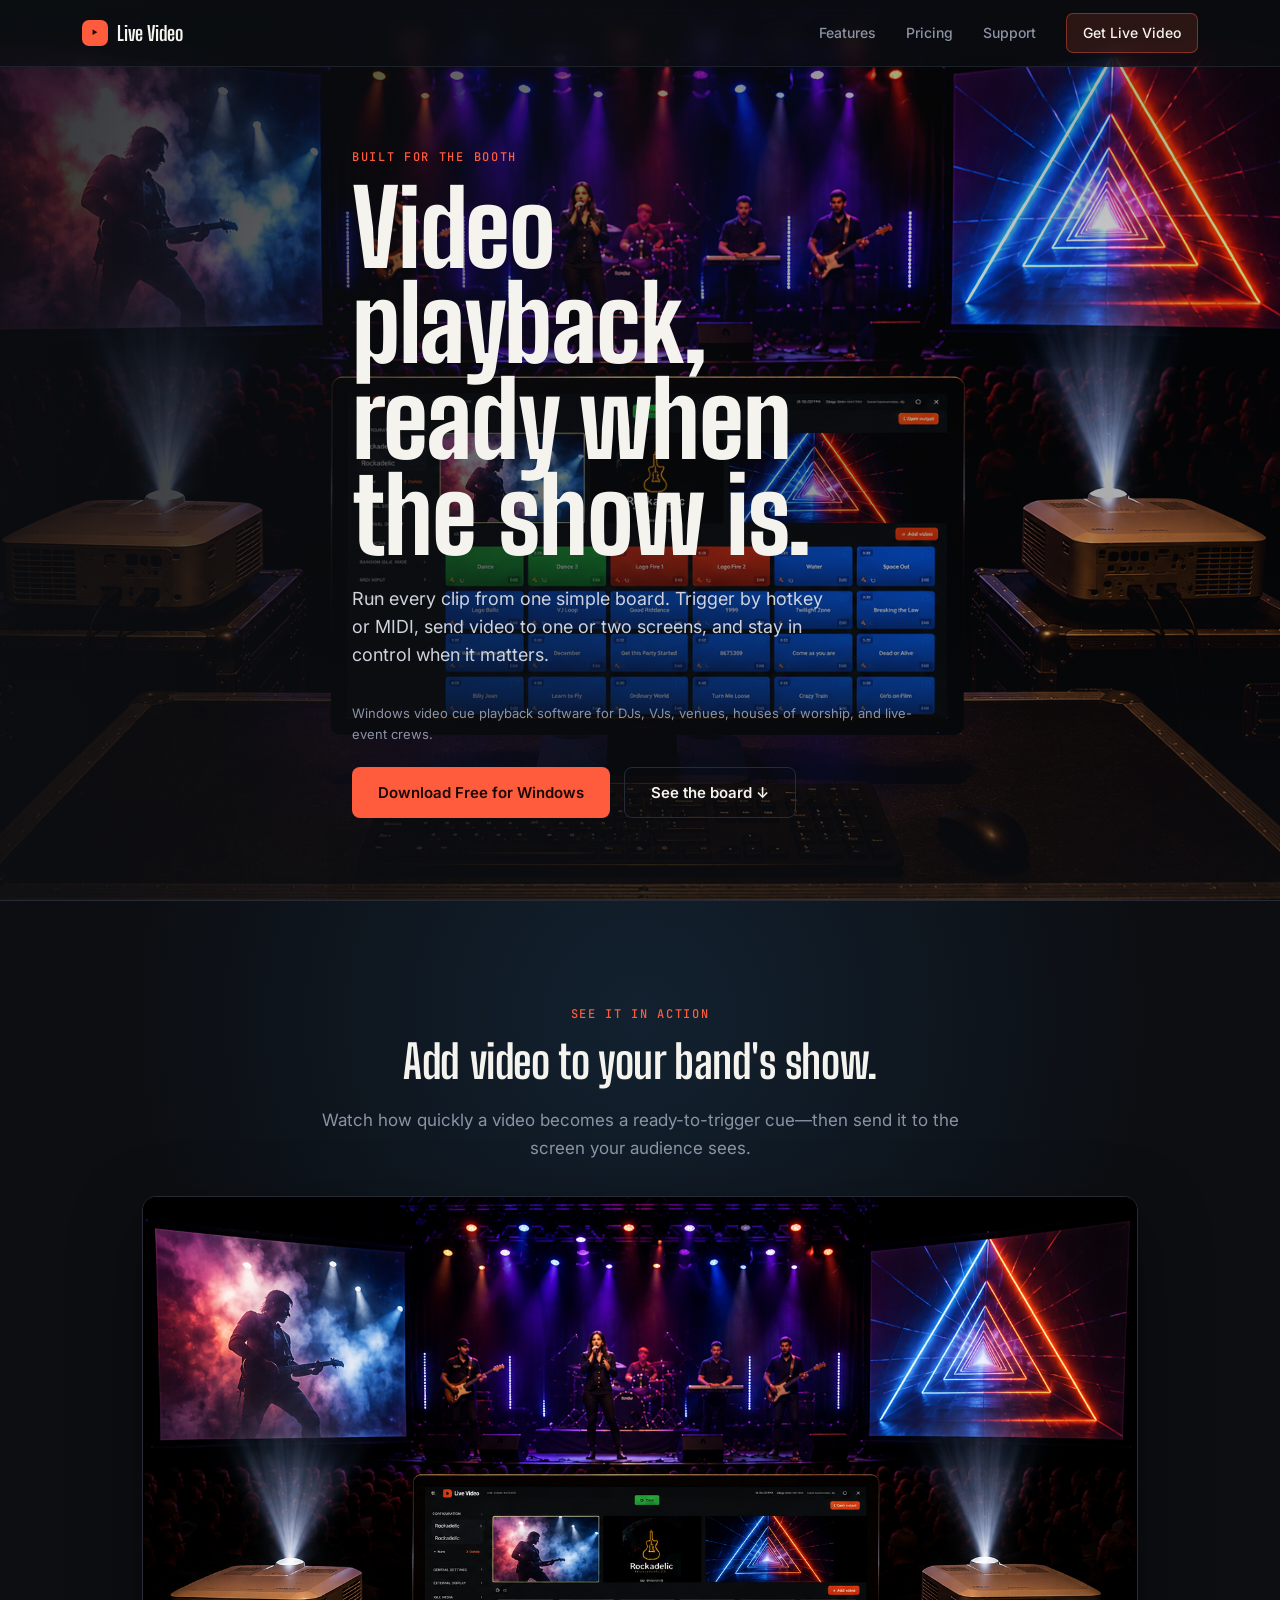
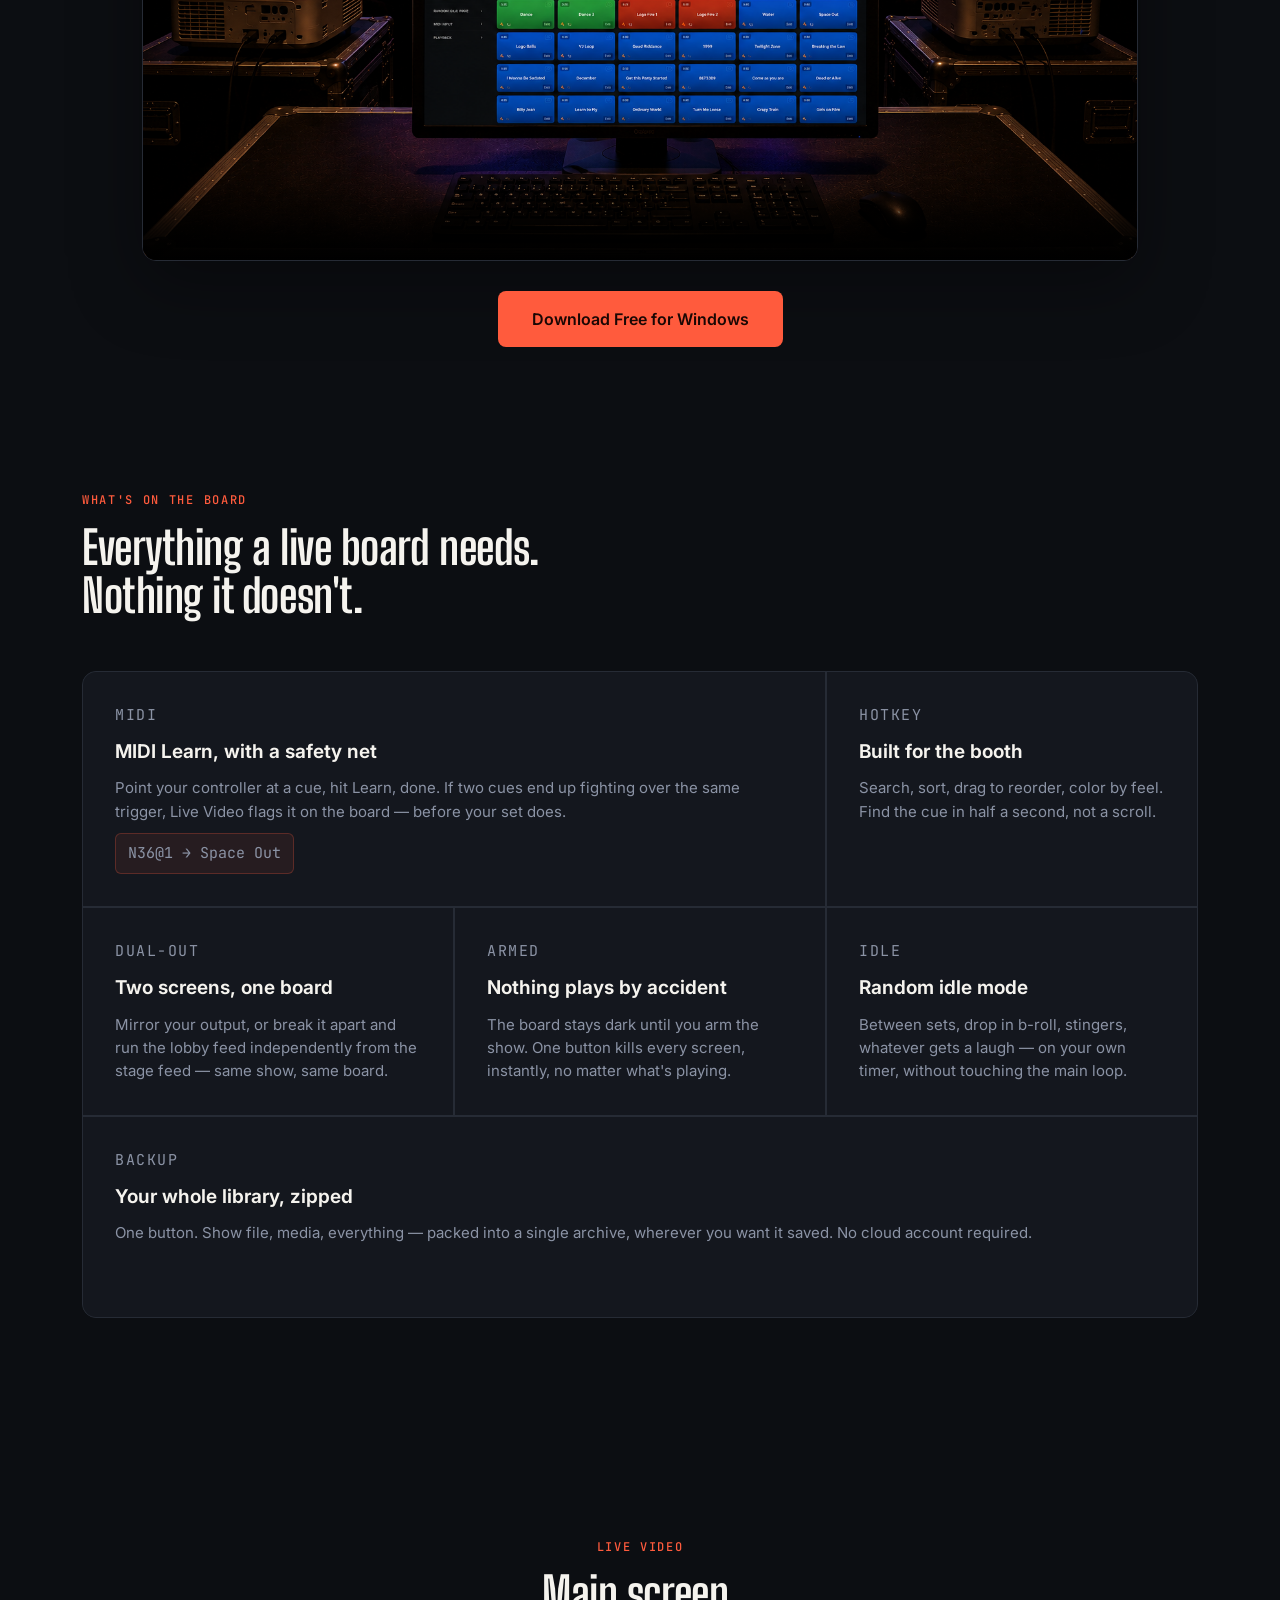
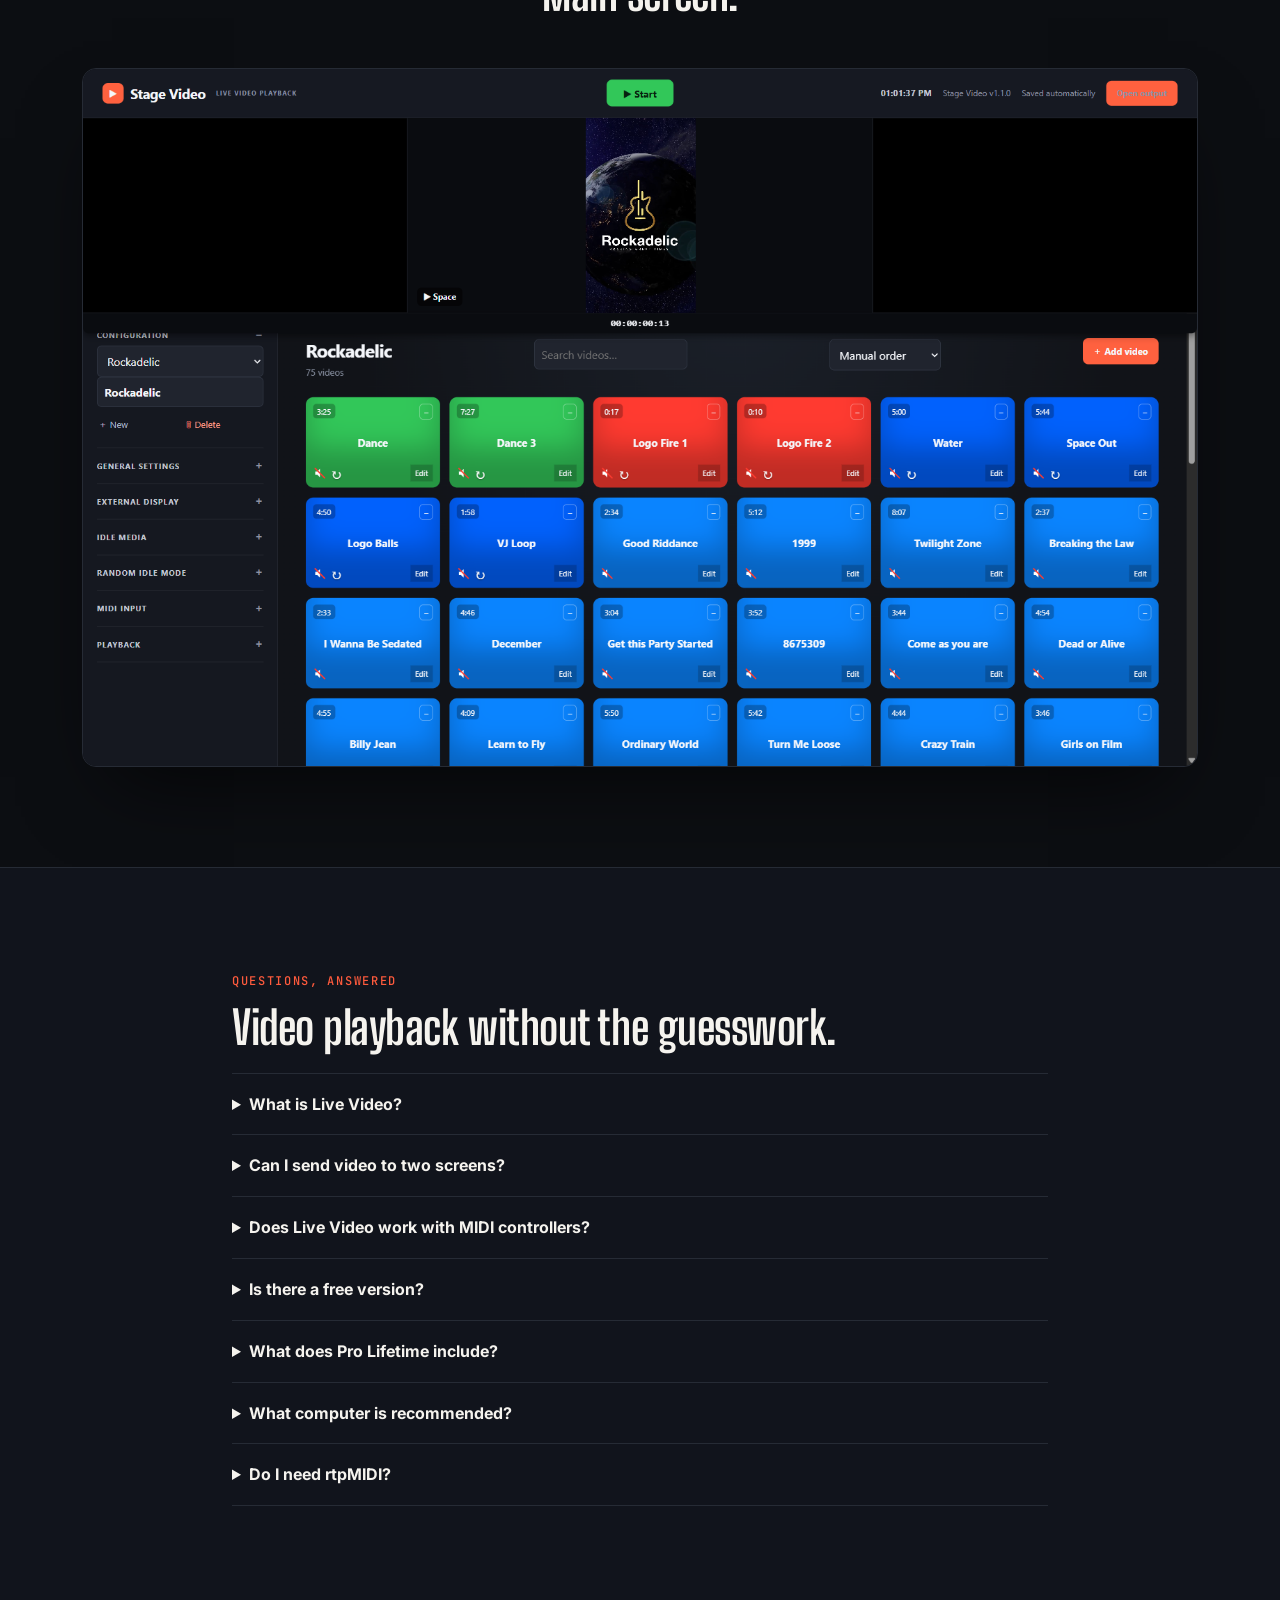
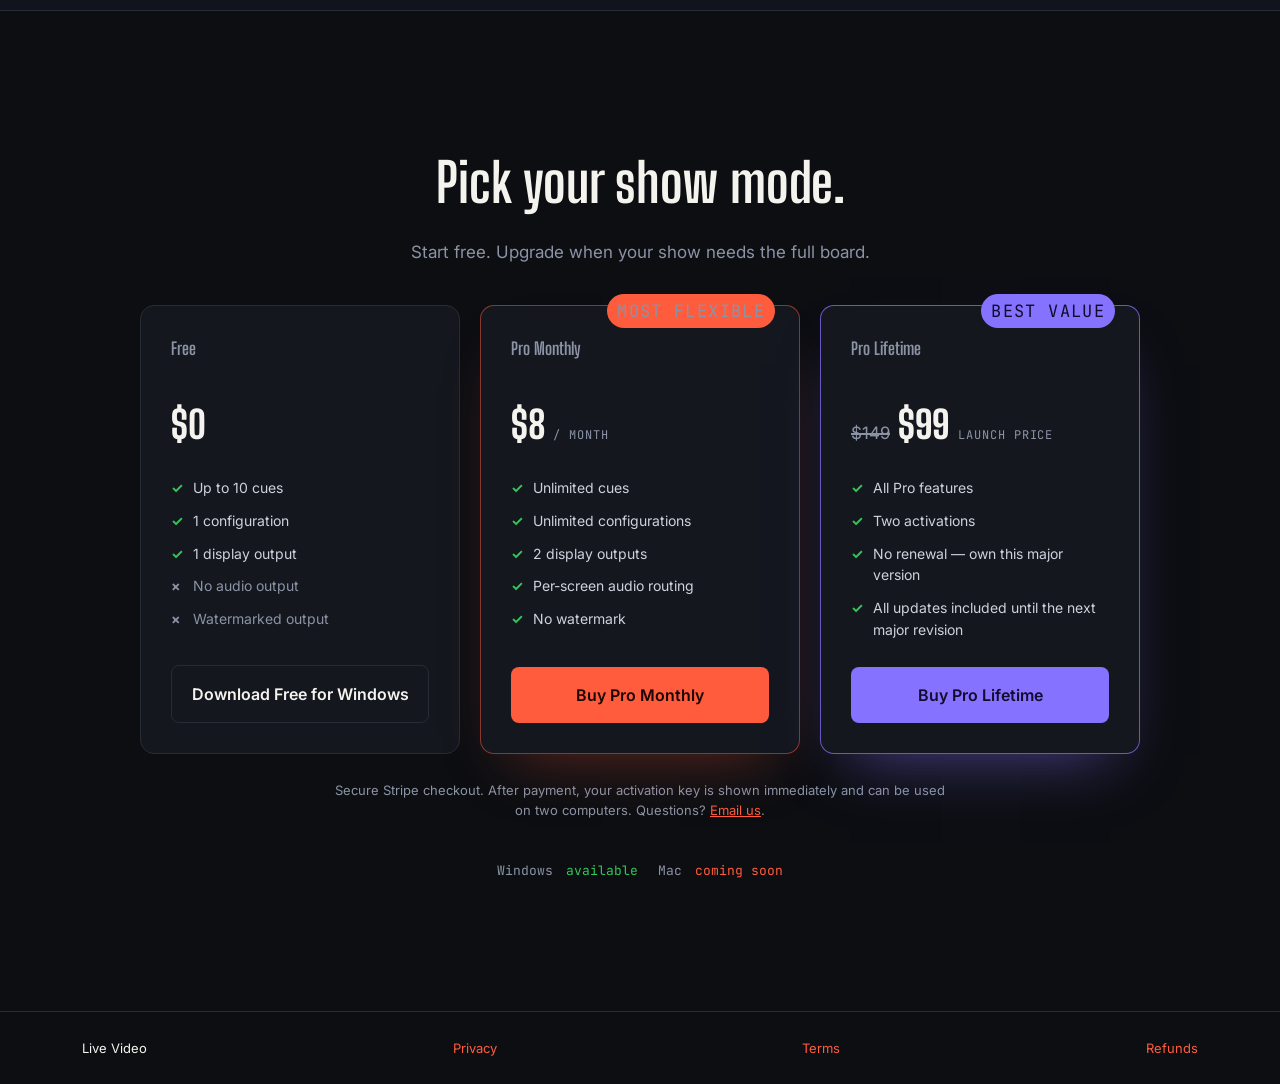
<file: index.html>
<!doctype html>
<html lang="en">
<head>
<meta charset="utf-8">
<meta name="viewport" content="width=device-width, initial-scale=1">
<title>Live Video | Video Cue Playback Software for Windows</title>
<meta name="description" content="Windows video cue playback software for live events. Trigger clips with hotkeys or MIDI, send video to two displays, and keep every cue ready.">
<link rel="canonical" href="https://livevideo.cc/">
<meta name="robots" content="index, follow">

<meta property="og:type" content="website">
<meta property="og:url" content="https://livevideo.cc/">
<meta property="og:title" content="Live Video | Video Cue Playback Software for Windows">
<meta property="og:description" content="Windows video cue playback software for live events. Trigger clips with hotkeys or MIDI, send video to two displays, and keep every cue ready.">
<meta property="og:image" content="https://livevideo.cc/screenshots/hero.png">
<meta name="twitter:card" content="summary_large_image">
<meta name="twitter:title" content="Live Video | Video Cue Playback Software for Windows">
<meta name="twitter:description" content="Windows video cue playback software for live events. Trigger clips with hotkeys or MIDI, send video to two displays, and keep every cue ready.">
<meta name="twitter:image" content="https://livevideo.cc/screenshots/hero.png">

<link rel="preconnect" href="https://fonts.googleapis.com">
<link rel="preconnect" href="https://fonts.gstatic.com" crossorigin>
<link href="https://fonts.googleapis.com/css2?family=Big+Shoulders+Display:wght@600;700;800&family=Inter:wght@400;500;600;700&family=JetBrains+Mono:wght@400;500;600&display=swap" rel="stylesheet">
<link rel="stylesheet" href="style.css">
<script type="application/ld+json">
{
  "@context": "https://schema.org",
  "@type": "SoftwareApplication",
  "name": "Live Video",
  "url": "https://livevideo.cc/",
  "applicationCategory": "MultimediaApplication",
  "operatingSystem": "Windows",
  "description": "Windows video cue playback software for live events. Trigger video clips with hotkeys or MIDI and send them to one or two displays.",
  "featureList": ["Video cue board", "MIDI triggers", "Keyboard hotkeys", "Dual-display video output", "Per-screen audio routing", "Show backup and restore"],
  "offers": [
    { "@type": "Offer", "name": "Free", "price": "0", "priceCurrency": "USD" },
    { "@type": "Offer", "name": "Pro Monthly", "price": "8", "priceCurrency": "USD" },
    { "@type": "Offer", "name": "Pro Lifetime", "price": "99", "priceCurrency": "USD" }
  ]
}
</script>
<script type="application/ld+json">
{
  "@context": "https://schema.org",
  "@type": "FAQPage",
  "mainEntity": [
    {
      "@type": "Question",
      "name": "What is Live Video?",
      "acceptedAnswer": { "@type": "Answer", "text": "Live Video is Windows video cue playback software for DJs, VJs, bands, houses of worship, venues, and event crews. Build a board of clips, then trigger them by click, keyboard hotkey, or MIDI controller." }
    },
    {
      "@type": "Question",
      "name": "Can I send video to two screens?",
      "acceptedAnswer": { "@type": "Answer", "text": "Yes. Pro can mirror one video output or run two displays independently from the same cue board. Each display can have its own audio routing." }
    },
    {
      "@type": "Question",
      "name": "Does Live Video work with MIDI controllers?",
      "acceptedAnswer": { "@type": "Answer", "text": "Yes. MIDI Learn lets you assign a controller message to a cue. Live Video also flags conflicting MIDI assignments before a show starts." }
    },
    {
      "@type": "Question",
      "name": "What computer is recommended?",
      "acceptedAnswer": { "@type": "Answer", "text": "Use a 64-bit Windows 10 or 11 desktop, laptop, or Windows tablet with at least 8 GB of RAM and 256 GB of storage. Touchscreens are supported." }
    }
  ]
}
</script>
</head>
<body>

<header class="site-header">
  <div class="wrap site-header__row">
    <a href="#top" class="brand"><span class="brand__mark">▶</span>Live Video</a>
    <nav class="site-nav">
      <a href="#features">Features</a>
      <a href="#get">Pricing</a>
      <a href="mailto:support@livevideo.cc">Support</a>
      <a href="#get" class="site-nav__cta">Get Live Video</a>
    </nav>
  </div>
</header>

<main id="top">

  <section class="hero" id="hero">
    <img class="hero__photo" src="screenshots/hero.png" alt="A Live Video board running on a laptop between two stage projectors, throwing synced footage onto screens on either side of a live band">
    <div class="hero__scrim"></div>
    <div class="wrap hero__content">
      <p class="eyebrow">BUILT FOR THE BOOTH</p>
      <h1 class="hero__title">Video playback,<br>ready when the show is.</h1>
      <p class="hero__sub">Run every clip from one simple board. Trigger by hotkey or MIDI, send video to one or two screens, and stay in control when it matters.</p>
      <p class="hero__keyword">Windows video cue playback software for DJs, VJs, venues, houses of worship, and live-event crews.</p>
      <div class="hero__actions">
        <a href="#get" class="btn btn--primary">Download Free for Windows</a>
        <a href="#proof" class="btn btn--ghost">See the board ↓</a>
      </div>
    </div>
  </section>

  <section class="tutorial" id="tutorial" aria-labelledby="tutorial-title">
    <div class="wrap tutorial__inner">
      <p class="eyebrow">SEE IT IN ACTION</p>
      <h2 id="tutorial-title" class="section-title">Add video to your band's show.</h2>
      <p class="tutorial__intro">Watch how quickly a video becomes a ready-to-trigger cue—then send it to the screen your audience sees.</p>
      <div class="tutorial__frame">
        <video controls playsinline preload="metadata" poster="screenshots/hero.png" aria-label="Live Video quick-start tutorial: add a video, save a cue, open output, and trigger it by MIDI or manually">
          <source src="media/live-video-band-setup-tutorial-30s.mp4" type="video/mp4">
          Your browser does not support this video. <a href="media/live-video-band-setup-tutorial-30s.mp4">Download the tutorial video</a>.
        </video>
      </div>
      <a href="#get" class="btn btn--primary btn--lg">Download Free for Windows</a>
    </div>
  </section>

  <section class="features" id="features">
    <div class="wrap">
      <p class="eyebrow">WHAT'S ON THE BOARD</p>
      <h2 class="section-title">Everything a live board needs.<br>Nothing it doesn't.</h2>

      <div class="feature-grid">
        <article class="feature feature--big">
          <p class="feature__tag">MIDI</p>
          <h3>MIDI Learn, with a safety net</h3>
          <p>Point your controller at a cue, hit Learn, done. If two cues end up fighting over the same trigger, Live Video flags it on the board — before your set does.</p>
          <p class="feature__code">N36@1 → Space Out</p>
        </article>

        <article class="feature">
          <p class="feature__tag">HOTKEY</p>
          <h3>Built for the booth</h3>
          <p>Search, sort, drag to reorder, color by feel. Find the cue in half a second, not a scroll.</p>
        </article>

        <article class="feature">
          <p class="feature__tag">DUAL-OUT</p>
          <h3>Two screens, one board</h3>
          <p>Mirror your output, or break it apart and run the lobby feed independently from the stage feed — same show, same board.</p>
        </article>

        <article class="feature">
          <p class="feature__tag">ARMED</p>
          <h3>Nothing plays by accident</h3>
          <p>The board stays dark until you arm the show. One button kills every screen, instantly, no matter what's playing.</p>
        </article>

        <article class="feature">
          <p class="feature__tag">IDLE</p>
          <h3>Random idle mode</h3>
          <p>Between sets, drop in b-roll, stingers, whatever gets a laugh — on your own timer, without touching the main loop.</p>
        </article>

        <article class="feature feature--wide">
          <p class="feature__tag">BACKUP</p>
          <h3>Your whole library, zipped</h3>
          <p>One button. Show file, media, everything — packed into a single archive, wherever you want it saved. No cloud account required.</p>
        </article>
      </div>
    </div>
  </section>

  <section class="proof" id="proof">
    <div class="wrap">
      <p class="eyebrow">LIVE VIDEO</p>
      <h2 class="section-title">Main screen.</h2>
      <div class="proof__frame">
        <img src="screenshots/board.png" alt="Live Video's cue board, showing a grid of color-coded video cues with a live preview above them">
      </div>
    </div>
  </section>

  <section class="faq" aria-labelledby="faq-title">
    <div class="wrap faq__inner">
      <p class="eyebrow">QUESTIONS, ANSWERED</p>
      <h2 id="faq-title" class="section-title">Video playback without the guesswork.</h2>
      <details><summary>What is Live Video?</summary><p>Live Video is Windows video cue playback software for DJs, VJs, houses of worship, venues, and event crews. Build a board of clips, then trigger them by click, keyboard hotkey, or MIDI controller.</p></details>
      <details><summary>Can I send video to two screens?</summary><p>Yes. Pro can mirror one video output or run two displays independently from the same cue board. Each display can have its own audio routing.</p></details>
      <details><summary>Does Live Video work with MIDI controllers?</summary><p>Yes. MIDI Learn lets you assign a controller message to a cue. Live Video also flags conflicting MIDI assignments before a show starts.</p></details>
      <details><summary>Is there a free version?</summary><p>Yes. Free includes up to 10 cues, one configuration, and one display output. Pro removes those limits and the output watermark.</p></details>
      <details><summary>What does Pro Lifetime include?</summary><p>Pro Lifetime includes all Pro features, two computer activations, and every update for the current major version. It does not renew monthly or yearly.</p></details>
      <details><summary>What computer is recommended?</summary><p>Use a 64-bit Windows 10 or 11 desktop, laptop, or Windows tablet with at least 8 GB of RAM and 256 GB of storage. Touchscreens are supported. A modern integrated graphics chip is recommended for smooth high-resolution or dual-screen video.</p></details>
      <details><summary>Do I need rtpMIDI?</summary><p>No. rtpMIDI is optional and only needed when you want MIDI control over a network. USB and Bluetooth MIDI controllers work without it.</p></details>
    </div>
  </section>

  <section class="cta" id="get">
    <div class="wrap cta__inner">
      <h2 class="cta__title">Pick your show mode.</h2>
      <p>Start free. Upgrade when your show needs the full board.</p>

      <div class="tiers">
        <div class="tier">
          <p class="tier__name">Free</p>
          <div class="tier__price"><span class="tier__amount">$0</span></div>
          <ul class="tier__list">
            <li>Up to 10 cues</li>
            <li>1 configuration</li>
            <li>1 display output</li>
            <li class="tier__list-neg">No audio output</li>
            <li class="tier__list-neg">Watermarked output</li>
          </ul>
          <a id="free-download" class="btn btn--ghost btn--lg" href="download.html" aria-label="Download Live Video Free for Windows">Download Free for Windows</a>
        </div>
        <div class="tier tier--paid">
          <p class="tier__badge">Most flexible</p>
          <p class="tier__name">Pro Monthly</p>
          <div class="tier__price"><span class="tier__amount">$8</span><span class="tier__term">/ month</span></div>
          <ul class="tier__list">
            <li>Unlimited cues</li>
            <li>Unlimited configurations</li>
            <li>2 display outputs</li>
            <li>Per-screen audio routing</li>
            <li>No watermark</li>
          </ul>
          <a href="https://api.livevideo.cc/v1/checkout/pro_monthly" class="btn btn--primary btn--lg">Buy Pro Monthly</a>
        </div>
        <div class="tier tier--lifetime"><p class="tier__badge">Best value</p><p class="tier__name">Pro Lifetime</p><div class="tier__price"><s class="tier__was">$149</s><span class="tier__amount">$99</span><span class="tier__term">launch price</span></div><ul class="tier__list"><li>All Pro features</li><li>Two activations</li><li>No renewal — own this major version</li><li>All updates included until the next major revision</li></ul><a href="https://api.livevideo.cc/v1/checkout/pro_lifetime" class="btn btn--lifetime btn--lg">Buy Pro Lifetime</a></div>
      </div>
      <p id="download" class="pricing-note">Secure Stripe checkout. After payment, your activation key is shown immediately and can be used on two computers. Questions? <a href="mailto:info@livevideo.cc">Email us</a>.</p>

      <div class="pricing__platforms">
        <span class="pricing__platform pricing__platform--live">Windows <em>available</em></span>
        <span class="pricing__platform pricing__platform--soon">Mac <em>coming soon</em></span>
      </div>
    </div>
  </section>

</main>

<dialog id="download-dialog" class="download-dialog">
  <form id="download-form" method="dialog">
    <button id="download-close" type="button" class="download-dialog__close" aria-label="Close download form">×</button>
    <p class="eyebrow">FREE WINDOWS DOWNLOAD</p>
    <h2>Get Live Video Free</h2>
    <p>Tell us a little about your show and your download will start right away.</p>
    <label>Name <input name="name" autocomplete="name" required></label>
    <label>Email <input name="email" type="email" autocomplete="email" required></label>
    <label>Phone <span>optional</span><input name="phone" type="tel" autocomplete="tel"></label>
    <label>How will you use Live Video?<select name="useCase"><option value="">Choose one (optional)</option><option>Band</option><option>DJ or VJ</option><option>Venue or live event</option><option>House of worship</option><option>School or community organization</option><option>Production company</option><option>Other</option></select></label>
    <label>How did you hear about us?<select name="referral"><option value="">Choose one (optional)</option><option>Google or another search engine</option><option>ChatGPT or other AI</option><option>Friend or colleague</option><option>Social media</option><option>Event or venue</option><option>Other</option></select></label>
    <label class="download-dialog__check"><input name="privacyAccepted" type="checkbox" required> I agree to the <a href="privacy.html" target="_blank">Privacy Policy</a>.</label>
    <label class="download-dialog__check"><input name="marketingConsent" type="checkbox"> Send me occasional product news and updates.</label>
    <p id="download-error" class="download-dialog__error" role="alert"></p>
    <button id="download-submit" type="submit" class="btn btn--primary btn--lg">Download Free for Windows</button>
  </form>
</dialog>

<footer class="site-footer">
  <div class="wrap site-footer__row">
    <span>Live Video</span>
    <a href="privacy.html">Privacy</a>
    <a href="terms.html">Terms</a>
    <a href="refunds.html">Refunds</a>
  </div>
</footer>

<script>
  const downloadDialog = document.getElementById('download-dialog');
  function openFreeDownload(event) {
    event?.preventDefault();
    if (!downloadDialog.open) downloadDialog.showModal();
  }
  document.getElementById('download-close').addEventListener('click', () => downloadDialog.close());
  downloadDialog.addEventListener('cancel', () => downloadDialog.close());
  downloadDialog.addEventListener('click', event => {
    if (event.target === downloadDialog) downloadDialog.close();
  });
  document.getElementById('download-form').addEventListener('submit', async event => {
    event.preventDefault();
    const form = event.currentTarget;
    const submit = document.getElementById('download-submit');
    const error = document.getElementById('download-error');
    error.textContent = '';
    submit.disabled = true;
    submit.textContent = 'Preparing download…';
    try {
      const data = Object.fromEntries(new FormData(form));
      data.privacyAccepted = form.elements.privacyAccepted.checked;
      data.marketingConsent = form.elements.marketingConsent.checked;
      const response = await fetch('https://api.livevideo.cc/v1/leads', { method: 'POST', headers: { 'content-type': 'application/json' }, body: JSON.stringify(data) });
      const result = await response.json();
      if (!response.ok || !result.downloadUrl) throw new Error(result.error || 'We could not start the download. Please try again.');
      window.location.assign(result.downloadUrl);
      downloadDialog.close();
    } catch (requestError) {
      error.textContent = requestError.message;
    } finally {
      submit.disabled = false;
      submit.textContent = 'Download Free for Windows';
    }
  });
</script>
</body>
</html>
</file>
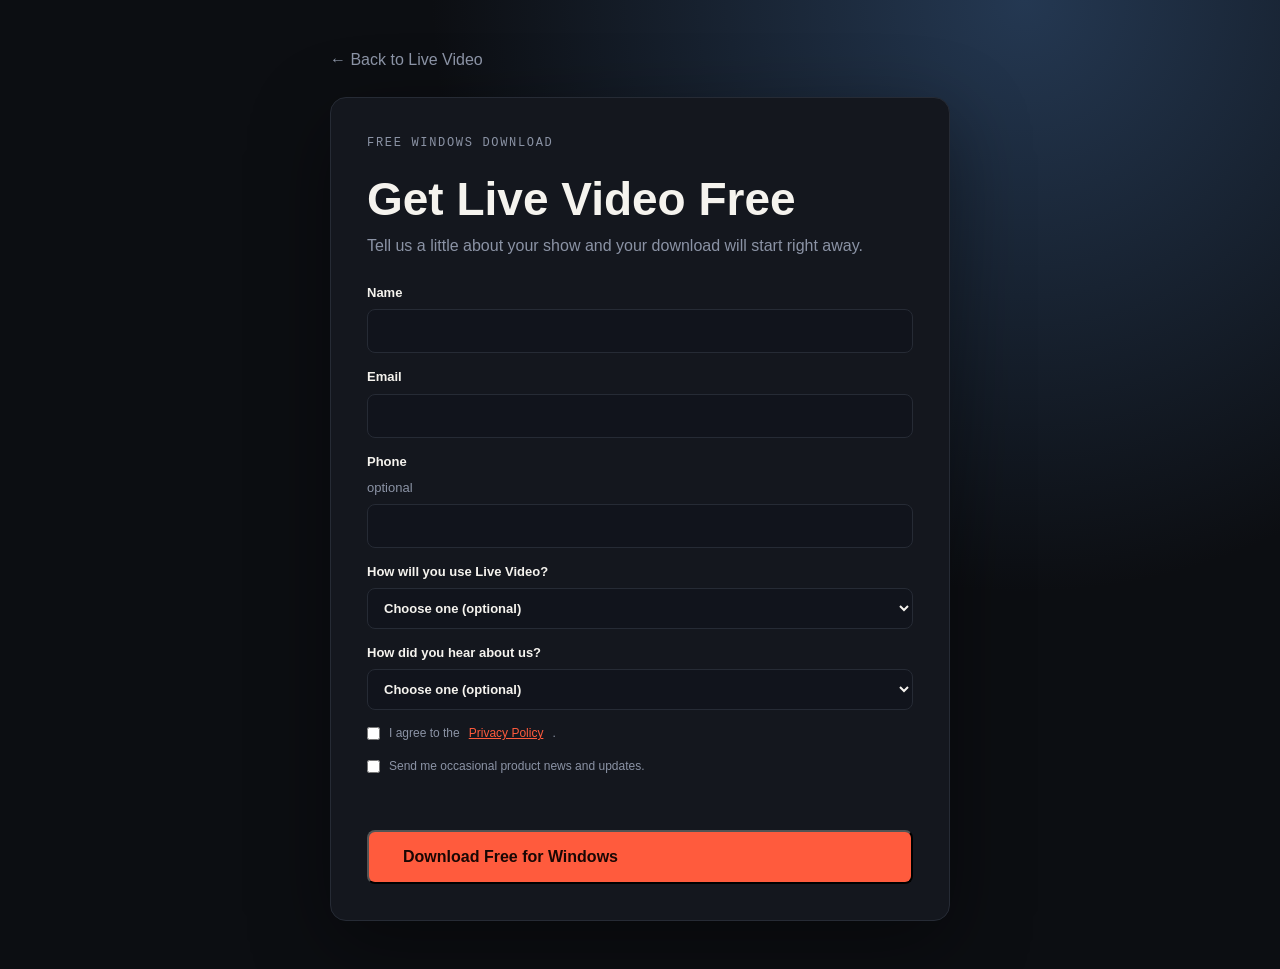
<file: download.html>
<!doctype html>
<html lang="en">
<head>
  <meta charset="utf-8">
  <meta name="viewport" content="width=device-width, initial-scale=1">
  <meta name="robots" content="noindex">
  <title>Download Live Video Free</title>
  <link rel="stylesheet" href="style.css">
</head>
<body>
  <main class="download-page">
    <a class="download-page__back" href="index.html#get">&larr; Back to Live Video</a>
    <section class="download-page__card" aria-labelledby="download-title">
      <p class="eyebrow">FREE WINDOWS DOWNLOAD</p>
      <h1 id="download-title">Get Live Video Free</h1>
      <p>Tell us a little about your show and your download will start right away.</p>
      <form id="download-form">
        <label>Name <input name="name" autocomplete="name" required></label>
        <label>Email <input name="email" type="email" autocomplete="email" required></label>
        <label>Phone <span>optional</span><input name="phone" type="tel" autocomplete="tel"></label>
        <label>How will you use Live Video?<select name="useCase"><option value="">Choose one (optional)</option><option>DJ or VJ</option><option>Band</option><option>Venue or live event</option><option>House of worship</option><option>School or community organization</option><option>Production company</option><option>Other</option></select></label>
        <label>How did you hear about us?<select name="referral"><option value="">Choose one (optional)</option><option>Google or another search engine</option><option>ChatGPT or other AI</option><option>Friend or colleague</option><option>Social media</option><option>Event or venue</option><option>Other</option></select></label>
        <label class="download-dialog__check"><input name="privacyAccepted" type="checkbox" required> I agree to the <a href="privacy.html" target="_blank">Privacy Policy</a>.</label>
        <label class="download-dialog__check"><input name="marketingConsent" type="checkbox"> Send me occasional product news and updates.</label>
        <p id="download-error" class="download-dialog__error" role="alert"></p>
        <button id="download-submit" type="submit" class="btn btn--primary btn--lg">Download Free for Windows</button>
      </form>
    </section>
  </main>
  <script>
    document.getElementById('download-form').addEventListener('submit', async event => {
      event.preventDefault();
      const form = event.currentTarget;
      const submit = document.getElementById('download-submit');
      const error = document.getElementById('download-error');
      error.textContent = '';
      submit.disabled = true;
      submit.textContent = 'Preparing download...';
      try {
        const data = Object.fromEntries(new FormData(form));
        data.privacyAccepted = form.elements.privacyAccepted.checked;
        data.marketingConsent = form.elements.marketingConsent.checked;
        const response = await fetch('https://api.livevideo.cc/v1/leads', { method: 'POST', headers: { 'content-type': 'application/json' }, body: JSON.stringify(data) });
        const result = await response.json();
        if (!response.ok || !result.downloadUrl) throw new Error(result.error || 'We could not start the download. Please try again.');
        window.location.assign(result.downloadUrl);
      } catch (requestError) {
        error.textContent = requestError.message;
      } finally {
        submit.disabled = false;
        submit.textContent = 'Download Free for Windows';
      }
    });
  </script>
</body>
</html>
</file>
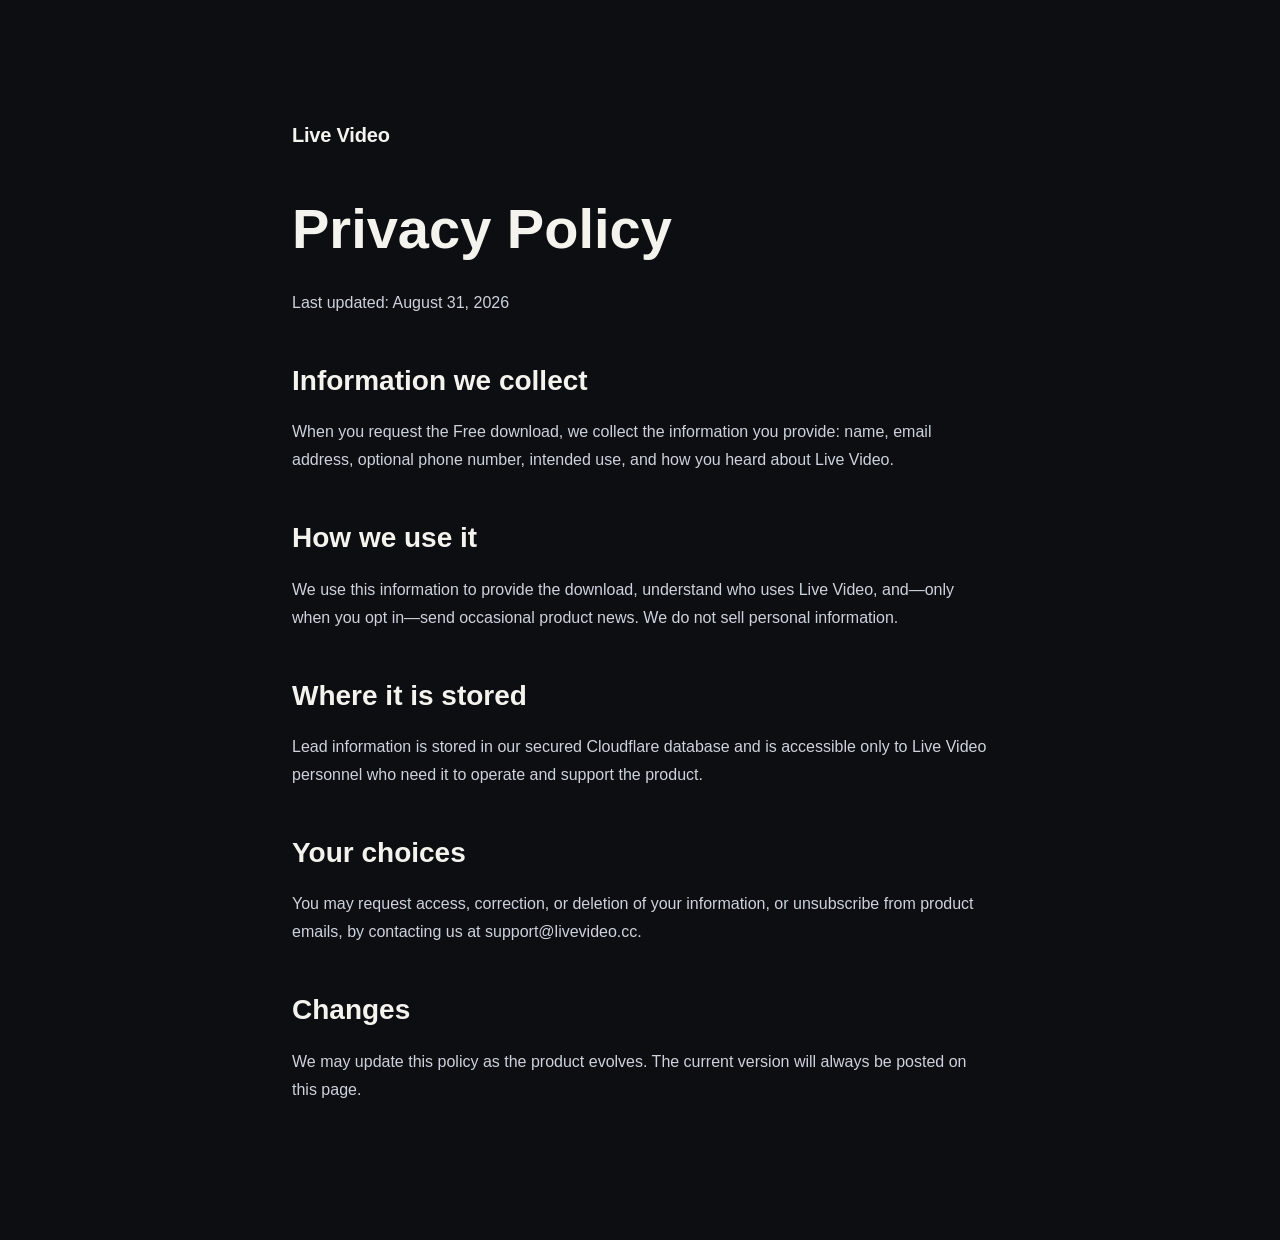
<file: privacy.html>
<!doctype html>
<html lang="en"><head><meta charset="utf-8"><meta name="viewport" content="width=device-width,initial-scale=1"><title>Privacy Policy | Live Video</title><meta name="description" content="Live Video privacy policy."><link rel="stylesheet" href="style.css"></head>
<body><main class="legal"><div class="wrap"><a class="brand" href="/">Live Video</a><h1>Privacy Policy</h1><p>Last updated: August 31, 2026</p><h2>Information we collect</h2><p>When you request the Free download, we collect the information you provide: name, email address, optional phone number, intended use, and how you heard about Live Video.</p><h2>How we use it</h2><p>We use this information to provide the download, understand who uses Live Video, and—only when you opt in—send occasional product news. We do not sell personal information.</p><h2>Where it is stored</h2><p>Lead information is stored in our secured Cloudflare database and is accessible only to Live Video personnel who need it to operate and support the product.</p><h2>Your choices</h2><p>You may request access, correction, or deletion of your information, or unsubscribe from product emails, by contacting us at support@livevideo.cc.</p><h2>Changes</h2><p>We may update this policy as the product evolves. The current version will always be posted on this page.</p></div></main></body></html>
</file>
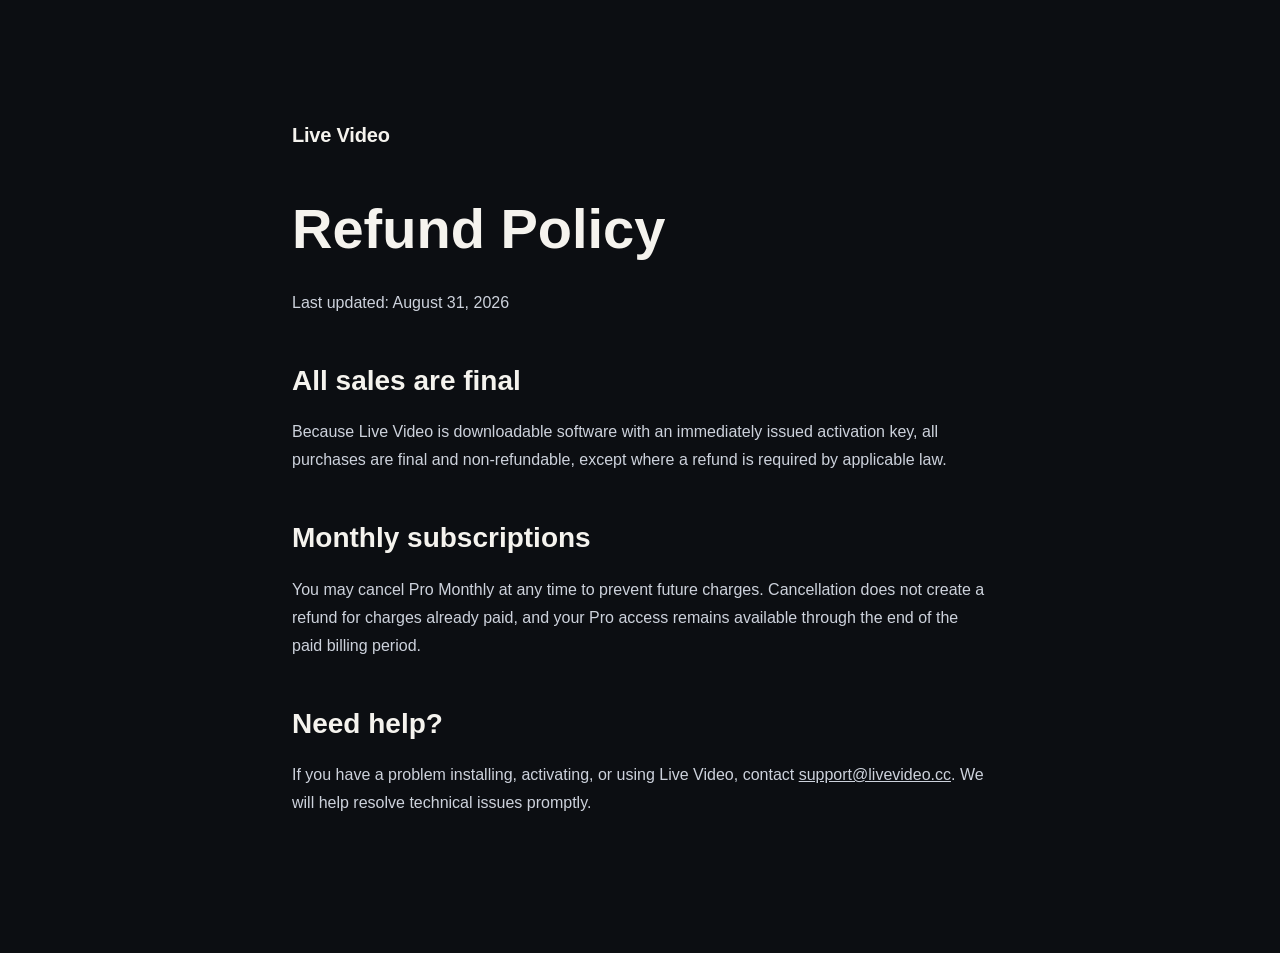
<file: refunds.html>
<!doctype html>
<html lang="en"><head><meta charset="utf-8"><meta name="viewport" content="width=device-width,initial-scale=1"><title>Refund Policy | Live Video</title><meta name="description" content="Refund policy for Live Video software."><link rel="stylesheet" href="style.css"></head>
<body><main class="legal"><div class="wrap"><a class="brand" href="/">Live Video</a><h1>Refund Policy</h1><p>Last updated: August 31, 2026</p><h2>All sales are final</h2><p>Because Live Video is downloadable software with an immediately issued activation key, all purchases are final and non-refundable, except where a refund is required by applicable law.</p><h2>Monthly subscriptions</h2><p>You may cancel Pro Monthly at any time to prevent future charges. Cancellation does not create a refund for charges already paid, and your Pro access remains available through the end of the paid billing period.</p><h2>Need help?</h2><p>If you have a problem installing, activating, or using Live Video, contact <a href="mailto:support@livevideo.cc">support@livevideo.cc</a>. We will help resolve technical issues promptly.</p></div></main></body></html>
</file>
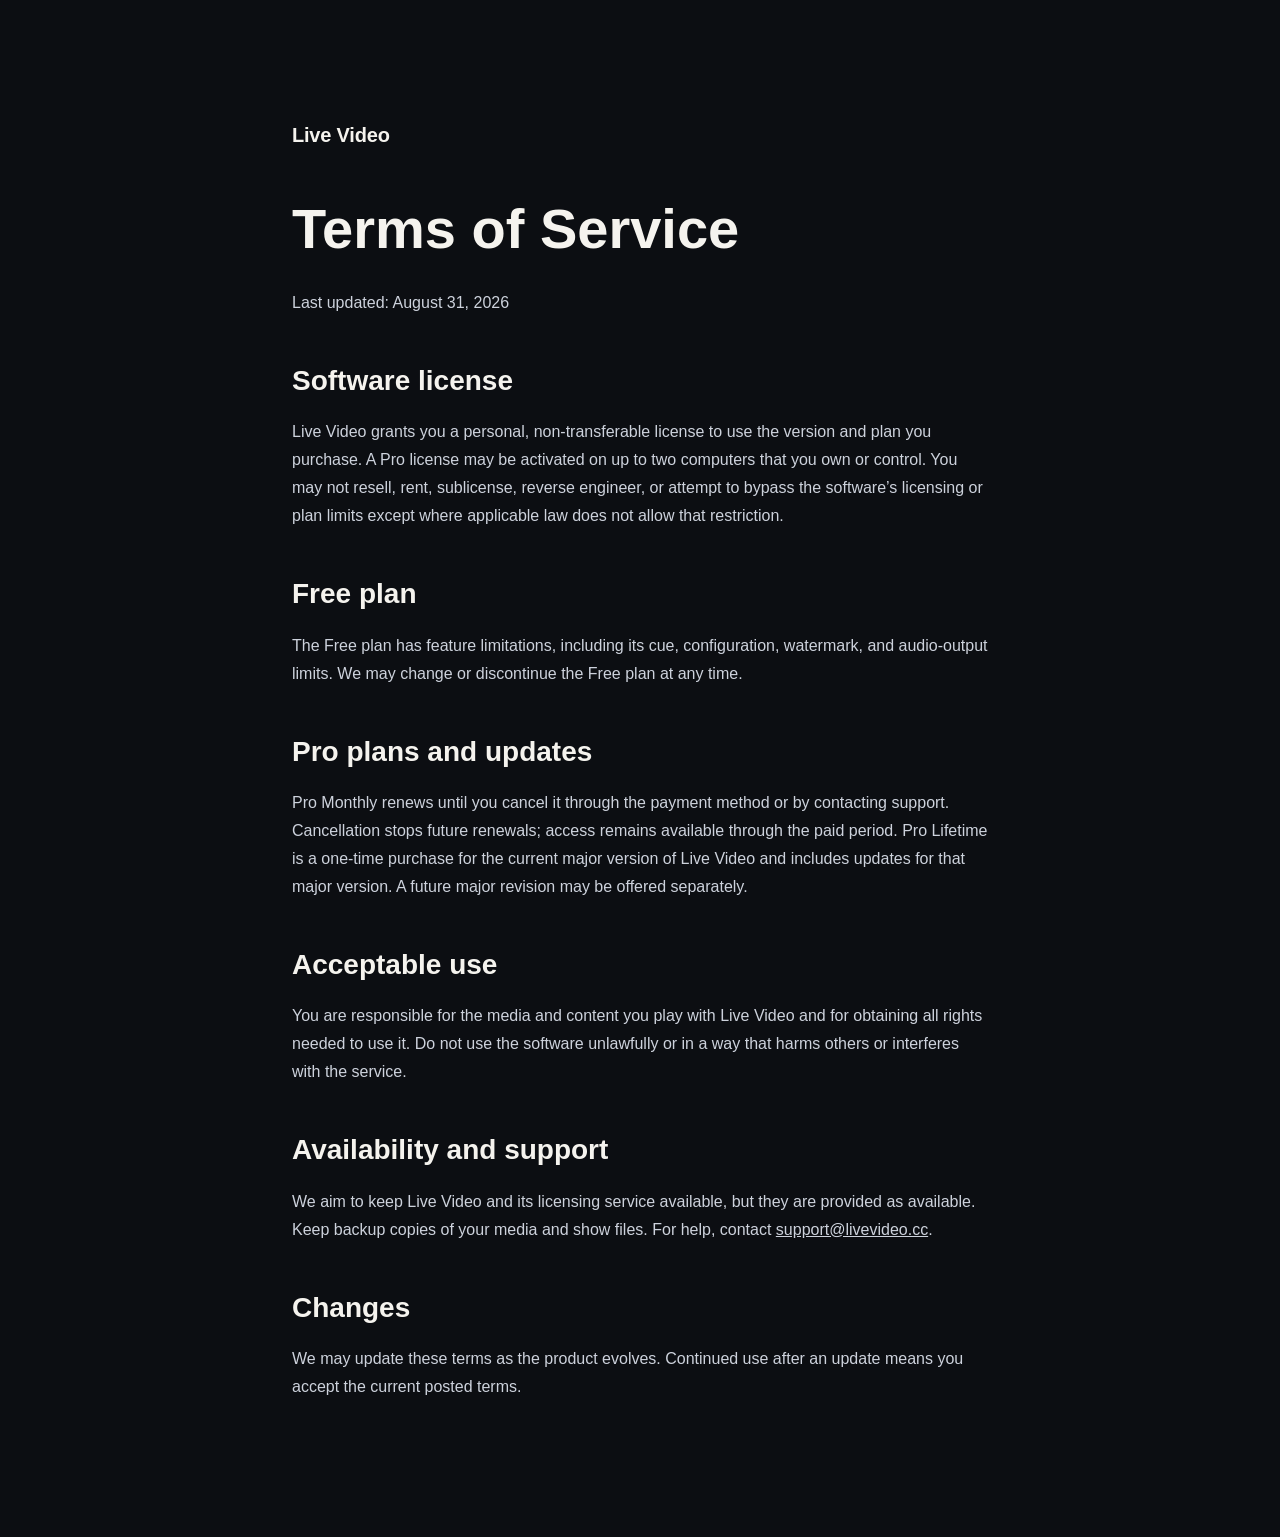
<file: terms.html>
<!doctype html>
<html lang="en"><head><meta charset="utf-8"><meta name="viewport" content="width=device-width,initial-scale=1"><title>Terms of Service | Live Video</title><meta name="description" content="Terms of Service for Live Video software."><link rel="stylesheet" href="style.css"></head>
<body><main class="legal"><div class="wrap"><a class="brand" href="/">Live Video</a><h1>Terms of Service</h1><p>Last updated: August 31, 2026</p><h2>Software license</h2><p>Live Video grants you a personal, non-transferable license to use the version and plan you purchase. A Pro license may be activated on up to two computers that you own or control. You may not resell, rent, sublicense, reverse engineer, or attempt to bypass the software’s licensing or plan limits except where applicable law does not allow that restriction.</p><h2>Free plan</h2><p>The Free plan has feature limitations, including its cue, configuration, watermark, and audio-output limits. We may change or discontinue the Free plan at any time.</p><h2>Pro plans and updates</h2><p>Pro Monthly renews until you cancel it through the payment method or by contacting support. Cancellation stops future renewals; access remains available through the paid period. Pro Lifetime is a one-time purchase for the current major version of Live Video and includes updates for that major version. A future major revision may be offered separately.</p><h2>Acceptable use</h2><p>You are responsible for the media and content you play with Live Video and for obtaining all rights needed to use it. Do not use the software unlawfully or in a way that harms others or interferes with the service.</p><h2>Availability and support</h2><p>We aim to keep Live Video and its licensing service available, but they are provided as available. Keep backup copies of your media and show files. For help, contact <a href="mailto:support@livevideo.cc">support@livevideo.cc</a>.</p><h2>Changes</h2><p>We may update these terms as the product evolves. Continued use after an update means you accept the current posted terms.</p></div></main></body></html>
</file>
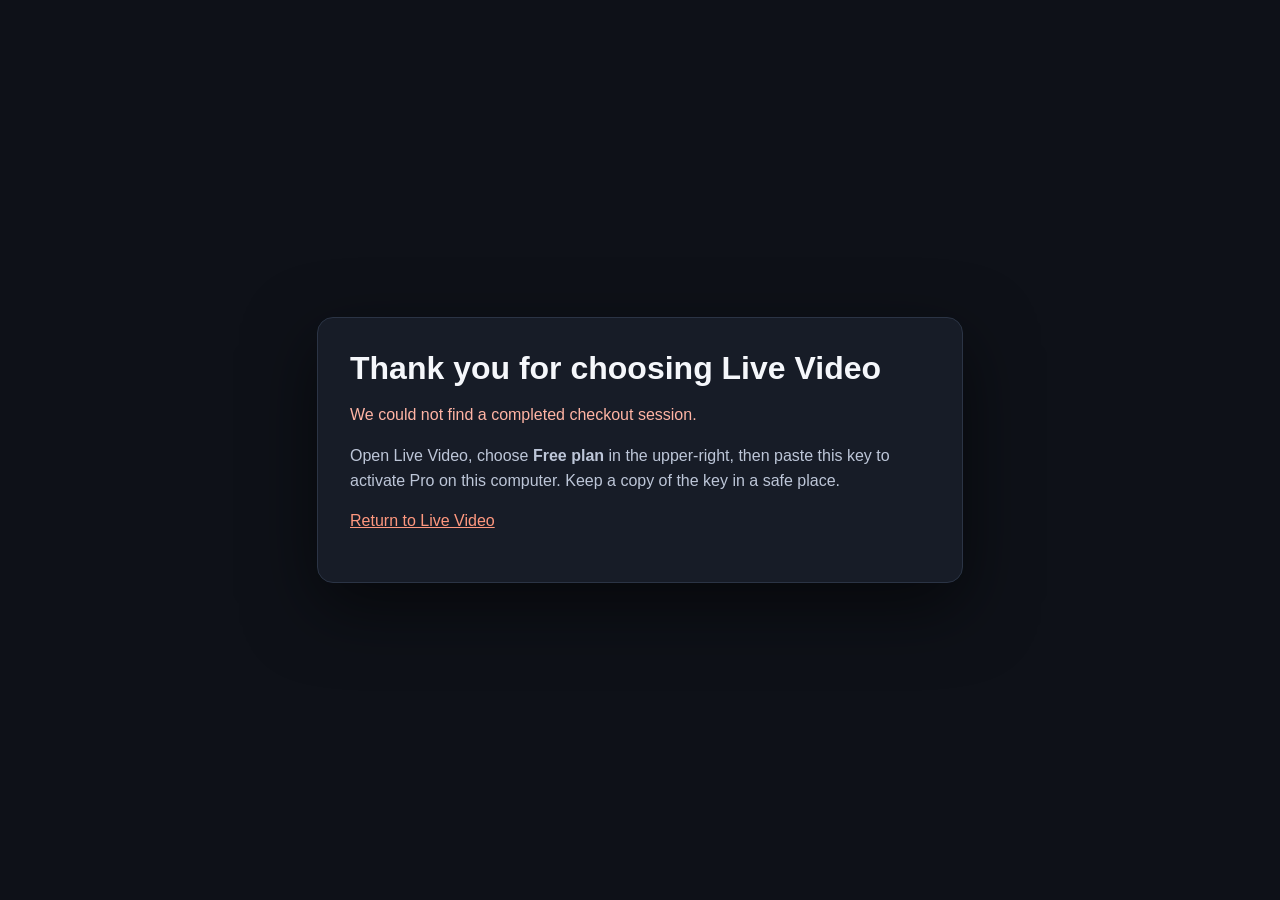
<file: thank-you.html>
<!doctype html>
<html lang="en">
<head>
  <meta charset="utf-8">
  <meta name="viewport" content="width=device-width, initial-scale=1">
  <title>Live Video — Activation</title>
  <style>
    :root{font-family:Inter,Segoe UI,sans-serif;background:#0e1118;color:#f5f7fb}body{margin:0;min-height:100vh;display:grid;place-items:center;padding:24px;box-sizing:border-box}.card{max-width:580px;width:100%;background:#171c27;border:1px solid #2b3445;border-radius:16px;padding:32px;box-shadow:0 24px 70px #0008}h1{margin:0 0 10px}p{color:#bdc6d8;line-height:1.55}.key{display:none;margin:22px 0;padding:17px;border-radius:10px;background:#0b1018;border:1px solid #465671;font:700 20px/1.3 Consolas,monospace;letter-spacing:1px;word-break:break-all}.key.show{display:block}.copy{display:none;background:#ff613f;border:0;border-radius:8px;padding:11px 15px;color:white;font-weight:700;cursor:pointer}.copy.show{display:inline-block}.error{color:#ffb4a4}a{color:#ff987f}
  </style>
</head>
<body>
  <main class="card">
    <h1>Thank you for choosing Live Video</h1>
    <p id="message">Checking your payment and preparing your activation key…</p>
    <div id="key" class="key"></div>
    <button id="copy" class="copy">Copy activation key</button>
    <p>Open Live Video, choose <strong>Free plan</strong> in the upper-right, then paste this key to activate Pro on this computer. Keep a copy of the key in a safe place.</p>
    <p><a href="/">Return to Live Video</a></p>
  </main>
  <script>
    (async () => {
      const sessionId = new URLSearchParams(location.search).get('session_id');
      const message = document.querySelector('#message');
      if (!sessionId) { message.textContent = 'We could not find a completed checkout session.'; message.className = 'error'; return; }
      try {
        const response = await fetch(`https://api.livevideo.cc/v1/claim?session_id=${encodeURIComponent(sessionId)}`);
        const result = await response.json();
        if (!response.ok) throw new Error(result.error || 'Your key is not ready yet.');
        document.querySelector('#key').textContent = result.licenseKey;
        document.querySelector('#key').classList.add('show');
        document.querySelector('#copy').classList.add('show');
        message.textContent = `Your ${String(result.plan || 'Pro').replaceAll('_', ' ')} activation key is ready.`;
      } catch (error) { message.textContent = `${error.message} If payment just completed, refresh this page in a few moments.`; message.className = 'error'; }
    })();
    document.querySelector('#copy').onclick = async () => { await navigator.clipboard.writeText(document.querySelector('#key').textContent); document.querySelector('#copy').textContent = 'Copied'; };
  </script>
</body>
</html>
</file>
<file: style.css>
/* ---- tokens ---- */
:root {
  --ink: #0c0e12;
  --panel: #14171e;
  --line: #262b35;
  --signal: #ff5b3d;
  --signal-dim: #c8462f;
  --cue-blue: #2f8fff;
  --cue-green: #32c759;
  --paper: #f5f3ee;
  --muted: #8b93a5;

  --display: "Big Shoulders Display", sans-serif;
  --body: "Inter", -apple-system, "Segoe UI", sans-serif;
  --mono: "JetBrains Mono", ui-monospace, monospace;
}

* { box-sizing: border-box; }
html { scroll-behavior: smooth; }
body {
  margin: 0;
  background: var(--ink);
  color: var(--paper);
  font-family: var(--body);
  line-height: 1.55;
  -webkit-font-smoothing: antialiased;
}
img { max-width: 100%; display: block; }
a { color: inherit; }

.wrap {
  max-width: 1180px;
  margin: 0 auto;
  padding: 0 32px;
}

@media (prefers-reduced-motion: reduce) {
  * { animation-duration: 0.001ms !important; animation-iteration-count: 1 !important; transition-duration: 0.001ms !important; scroll-behavior: auto !important; }
}

/* ---- type ---- */
.eyebrow {
  font-family: var(--mono);
  font-size: 12px;
  font-weight: 500;
  letter-spacing: 0.14em;
  text-transform: uppercase;
  color: var(--signal);
  margin: 0 0 14px;
}
.section-title {
  font-family: var(--display);
  font-weight: 700;
  font-size: clamp(30px, 4.2vw, 46px);
  line-height: 1.05;
  letter-spacing: -0.01em;
  margin: 0 0 20px;
}

/* ---- buttons ---- */
.btn {
  display: inline-flex;
  align-items: center;
  gap: 8px;
  padding: 13px 26px;
  border-radius: 8px;
  font-weight: 600;
  font-size: 15px;
  text-decoration: none;
  transition: transform 0.15s ease, background 0.15s ease;
}
.btn--primary { background: var(--signal); color: #1a0704; }
.btn--primary:hover { background: #ff7355; transform: translateY(-1px); }
.btn--lifetime { background: #8573ff; color: #100d2e; }
.btn--lifetime:hover { background: #9a8aff; transform: translateY(-1px); }
.btn--ghost { color: var(--paper); border: 1px solid var(--line); }
.btn--ghost:hover { border-color: var(--muted); }
.btn--lg { padding: 16px 34px; font-size: 16px; }

/* ---- header ---- */
.site-header {
  position: fixed;
  top: 0; left: 0; right: 0;
  z-index: 10;
  backdrop-filter: blur(10px);
  background: rgba(12, 14, 18, 0.72);
  border-bottom: 1px solid rgba(38, 43, 53, 0.7);
}
.site-header__row {
  display: flex;
  align-items: center;
  justify-content: space-between;
  height: 66px;
}
.brand {
  display: flex;
  align-items: center;
  gap: 9px;
  font-family: var(--display);
  font-weight: 700;
  font-size: 20px;
  text-decoration: none;
  letter-spacing: -0.01em;
}
.brand__mark {
  display: grid;
  place-items: center;
  width: 26px;
  height: 26px;
  border-radius: 7px;
  background: var(--signal);
  color: #1a0704;
  font-size: 12px;
}
.site-nav { display: flex; align-items: center; gap: 30px; font-size: 14px; font-weight: 500; }
.site-nav a { text-decoration: none; color: var(--muted); transition: color 0.15s ease; }
.site-nav a:hover { color: var(--paper); }
.site-nav__cta {
  color: var(--paper) !important;
  background: rgba(255, 91, 61, 0.14);
  border: 1px solid rgba(255, 91, 61, 0.4);
  padding: 8px 16px;
  border-radius: 7px;
}
.site-nav__cta:hover { background: rgba(255, 91, 61, 0.24) !important; }

/* ---- hero (signature element) ---- */
.hero {
  position: relative;
  min-height: 100vh;
  display: flex;
  align-items: center;
  overflow: hidden;
  padding-top: 66px;
}
.hero__photo {
  position: absolute;
  inset: 0;
  width: 100%;
  height: 100%;
  object-fit: cover;
  object-position: center 40%;
  filter: brightness(1.26) saturate(1.12) contrast(1.04);
}
.hero__scrim {
  position: absolute;
  inset: 0;
  background:
    linear-gradient(180deg, rgba(12,14,18,.34) 0%, rgba(12,14,18,.18) 30%, rgba(12,14,18,.38) 70%, rgba(12,14,18,.78) 100%),
    linear-gradient(90deg, rgba(12,14,18,.78) 0%, rgba(12,14,18,.43) 45%, rgba(12,14,18,.06) 75%);
}
.hero__content { position: relative; z-index: 2; max-width: 640px; }
.hero__title {
  font-family: var(--display);
  font-weight: 800;
  font-size: clamp(56px, 8.5vw, 104px);
  line-height: 0.92;
  letter-spacing: -0.01em;
  margin: 0 0 22px;
}
.hero__sub {
  font-size: 18px;
  color: #cdd2dc;
  max-width: 480px;
  margin: 0 0 34px;
}
.hero__actions { display: flex; gap: 14px; flex-wrap: wrap; }

/* ---- tutorial ---- */
.tutorial { padding: 104px 0; text-align: center; border-top: 1px solid var(--line); background: radial-gradient(circle at 50% 10%, rgba(36, 88, 133, .26), transparent 42%); }
.tutorial__inner { max-width: 1060px; }
.tutorial .section-title { margin-left: auto; margin-right: auto; }
.tutorial__intro { max-width: 660px; margin: 0 auto 34px; color: var(--muted); font-size: 17px; line-height: 1.65; }
.tutorial__frame { margin: 0 auto 30px; overflow: hidden; border: 1px solid var(--line); border-radius: 14px; background: #05070e; box-shadow: 0 22px 70px rgba(0, 0, 0, .36); }
.tutorial__frame video { display: block; width: 100%; height: auto; }

/* ---- why ---- */
.why { padding: 120px 0; border-top: 1px solid var(--line); }
.why__grid { display: grid; grid-template-columns: 1fr 1fr; gap: 60px; align-items: start; }
.why__body p { font-size: 17px; color: #cdd2dc; margin: 0 0 16px; }
.why__note { color: var(--muted) !important; font-size: 15px !important; }

/* ---- features ---- */
.features { padding: 40px 0 120px; }
.feature-grid {
  display: grid;
  grid-template-columns: repeat(3, 1fr);
  gap: 2px;
  background: var(--line);
  border: 1px solid var(--line);
  border-radius: 14px;
  overflow: hidden;
  margin-top: 50px;
}
.feature {
  background: var(--panel);
  padding: 32px;
  min-height: 200px;
  display: flex;
  flex-direction: column;
  gap: 10px;
}
.feature--big { grid-column: span 2; grid-row: span 1; }
.feature--wide { grid-column: span 3; }
.feature h3 { font-size: 19px; margin: 0; font-weight: 650; }
.feature p { margin: 0; color: var(--muted); font-size: 15px; }
.feature__tag {
  font-family: var(--mono);
  font-size: 11px;
  letter-spacing: 0.1em;
  color: var(--cue-blue);
  margin: 0;
}
.feature__code {
  font-family: var(--mono);
  font-size: 13px;
  color: var(--signal);
  background: rgba(255,91,61,.08);
  border: 1px solid rgba(255,91,61,.25);
  padding: 8px 12px;
  border-radius: 6px;
  width: fit-content;
  margin-top: 4px;
}

@media (max-width: 860px) {
  .feature-grid { grid-template-columns: 1fr; }
  .feature--big, .feature--wide { grid-column: span 1; }
  .why__grid { grid-template-columns: 1fr; }
}

/* ---- import ---- */
.import { padding: 100px 0; border-top: 1px solid var(--line); background: var(--panel); }
.import__grid { display: grid; grid-template-columns: 1fr 1fr; gap: 60px; align-items: center; }
.import p { color: #cdd2dc; font-size: 17px; }
.import__demo {
  background: var(--ink);
  border: 1px solid var(--line);
  border-radius: 12px;
  padding: 28px;
}
.import__row { display: flex; align-items: center; justify-content: space-between; gap: 12px; }
.import__label { font-family: var(--mono); font-size: 11px; letter-spacing: .08em; text-transform: uppercase; color: var(--muted); }
.import__file { font-family: var(--mono); font-size: 15px; padding: 7px 12px; border-radius: 6px; }
.import__file--old { color: var(--muted); background: rgba(139,147,165,.08); text-decoration: line-through; text-decoration-color: rgba(255,91,61,.7); }
.import__file--new { color: var(--cue-green); background: rgba(50,199,89,.1); font-weight: 600; }
.import__arrow { font-family: var(--mono); font-size: 12px; color: var(--muted); text-align: center; margin: 14px 0; }

@media (max-width: 860px) { .import__grid { grid-template-columns: 1fr; } }

/* ---- proof ---- */
.proof { padding: 100px 0; text-align: center; }
.proof .section-title { max-width: 640px; margin-left: auto; margin-right: auto; }
.proof__frame {
  margin-top: 50px;
  border: 1px solid var(--line);
  border-radius: 14px;
  overflow: hidden;
  box-shadow: 0 40px 80px -30px rgba(0,0,0,.7);
}

/* ---- cta ---- */
.cta { padding: 130px 0; text-align: center; border-top: 1px solid var(--line); }
.cta__title { font-family: var(--display); font-weight: 700; font-size: clamp(34px, 5vw, 54px); margin: 0 0 14px; }
.cta p { color: var(--muted); font-size: 17px; margin: 0 0 34px; }
.pricing__platforms { display: flex; justify-content: center; gap: 20px; font-family: var(--mono); font-size: 13px; color: var(--muted); margin-top: 40px; }
.pricing__platform em { font-style: normal; margin-left: 5px; }
.pricing__platform--live em { color: var(--cue-green); }
.pricing__platform--soon em { color: var(--signal); }

/* ---- tiers ---- */
.tiers {
  display: grid;
  grid-template-columns: repeat(3, minmax(260px, 320px));
  gap: 20px;
  justify-content: center;
  margin: 40px 0 0;
  text-align: left;
}
.tier {
  position: relative;
  background: var(--panel);
  border: 1px solid var(--line);
  border-radius: 14px;
  padding: 30px;
  display: flex;
  flex-direction: column;
}
.tier--paid { border-color: rgba(255, 91, 61, 0.5); box-shadow: 0 30px 60px -30px rgba(255, 91, 61, 0.35); }
.tier--lifetime { border-color: rgba(133, 115, 255, 0.72); box-shadow: 0 30px 60px -30px rgba(133, 115, 255, 0.52); }
.tier--lifetime .tier__badge { color: #100d2e; background: #8573ff; }
.tier__badge {
  position: absolute;
  top: -12px;
  right: 24px;
  font-family: var(--mono);
  font-size: 11px;
  letter-spacing: 0.08em;
  text-transform: uppercase;
  color: #1a0704;
  background: var(--signal);
  padding: 4px 10px;
  border-radius: 999px;
}
.tier__name { font-family: var(--display); font-weight: 700; font-size: 20px; margin: 0 0 10px; }
.tier__price { display: flex; align-items: baseline; gap: 8px; margin: 0 0 22px; }
.tier__was { color: var(--muted); font-size: 17px; text-decoration-thickness: 1.5px; }
.tier__amount { font-family: var(--display); font-weight: 800; font-size: 38px; letter-spacing: -0.01em; }
.tier__term { font-family: var(--mono); font-size: 12px; color: var(--muted); text-transform: uppercase; letter-spacing: 0.08em; }
.tier__list { list-style: none; margin: 0 0 26px; padding: 0; display: flex; flex-direction: column; gap: 11px; }
.tier__list li { font-size: 14px; color: #cdd2dc; padding-left: 22px; position: relative; }
.tier__list li::before { content: "✓"; position: absolute; left: 0; color: var(--cue-green); font-weight: 700; }
.tier__list-neg { color: var(--muted) !important; }
.tier__list-neg::before { content: "×" !important; color: var(--muted) !important; }
.tier .btn { margin-top: auto; justify-content: center; }
.pricing-note { max-width: 620px; margin: 26px auto 0 !important; font-size: 13px !important; }
.pricing-note a { color: var(--signal); }

@media (max-width: 980px) { .tiers { grid-template-columns: repeat(2, minmax(260px, 320px)); } }
@media (max-width: 640px) {
  .tiers { grid-template-columns: minmax(260px, 320px); }
}

/* ---- footer ---- */
.site-footer { border-top: 1px solid var(--line); padding: 26px 0; }
.site-footer__row { display: flex; justify-content: space-between; align-items: center; font-size: 13px; }
.site-footer__muted { color: var(--muted); }

@media (max-width: 640px) {
  .site-nav { gap: 16px; }
  .site-nav a:not(.site-nav__cta) { display: none; }
  .site-footer__row { flex-direction: column; gap: 6px; text-align: center; }
  .tutorial { padding: 76px 0; }
  .tutorial__intro { font-size: 16px; }
}
.hero__keyword{margin:0 0 22px;color:var(--muted);font-size:13px;line-height:1.6;max-width:620px}.faq{padding:104px 0;background:#11141c;border-top:1px solid var(--line)}.faq__inner{max-width:880px}.faq details{border-top:1px solid var(--line);padding:18px 0}.faq details:last-child{border-bottom:1px solid var(--line)}.faq summary{cursor:pointer;color:var(--paper);font-weight:700;font-size:16px}.faq details p{max-width:720px;margin:12px 0 0;color:var(--muted);line-height:1.7}
.download-dialog{width:min(540px,calc(100vw - 32px));border:1px solid var(--line);border-radius:16px;background:var(--panel);color:var(--paper);box-shadow:0 24px 80px rgba(0,0,0,.6);padding:0}.download-dialog::backdrop{background:rgba(5,7,10,.75)}.download-dialog form{padding:32px;display:grid;gap:14px}.download-dialog h2{font-family:var(--display);font-size:36px;line-height:1;margin:0}.download-dialog p{color:var(--muted);margin:0 0 4px;line-height:1.5}.download-dialog label{display:grid;gap:6px;font-size:13px;font-weight:700}.download-dialog label span{font-weight:400;color:var(--muted)}.download-dialog input,.download-dialog select{width:100%;padding:11px 12px;border:1px solid var(--line);border-radius:8px;background:#11141c;color:var(--paper);font:inherit}.download-dialog__check{display:flex!important;grid-template-columns:auto 1fr;align-items:start;gap:9px!important;font-size:12px!important;font-weight:400!important;color:var(--muted)}.download-dialog__check input{width:auto!important;margin:3px 0 0}.download-dialog__check a,.site-footer a{color:var(--signal)}.download-dialog__close{position:absolute;right:12px;top:9px;background:transparent;color:var(--muted);font-size:28px}.download-dialog__error{color:#ff9d8e!important;font-size:13px}.download-dialog button[disabled]{opacity:.6;cursor:wait}#free-download{display:inline-flex!important;align-items:center;justify-content:center;color:var(--paper)!important;white-space:nowrap;visibility:visible!important;opacity:1!important;pointer-events:auto!important}.legal{padding:120px 0}.legal .wrap{max-width:760px}.legal h1{font-family:var(--display);font-size:56px;margin:35px 0 12px}.legal h2{font-family:var(--display);font-size:28px;margin:42px 0 10px}.legal p{color:#cdd2dc;line-height:1.75}.site-footer a{text-decoration:none}
.download-page{min-height:100vh;padding:48px 20px;background:radial-gradient(circle at 80% 0,#243852 0,transparent 42%),var(--ink)}.download-page__back{display:block;max-width:620px;margin:0 auto 24px;color:var(--muted);text-decoration:none}.download-page__card{max-width:620px;margin:0 auto;padding:36px;background:var(--panel);border:1px solid var(--line);border-radius:16px;box-shadow:0 24px 80px rgba(0,0,0,.4)}.download-page__card h1{font-family:var(--display);font-size:46px;line-height:1;margin:0 0 12px}.download-page__card>p{color:var(--muted);margin:0 0 24px}.download-page form{display:grid;gap:14px}.download-page label{display:grid;gap:6px;font-size:13px;font-weight:700}.download-page label span{font-weight:400;color:var(--muted)}.download-page input,.download-page select{width:100%;padding:11px 12px;border:1px solid var(--line);border-radius:8px;background:#11141c;color:var(--paper);font:inherit}
</file>
